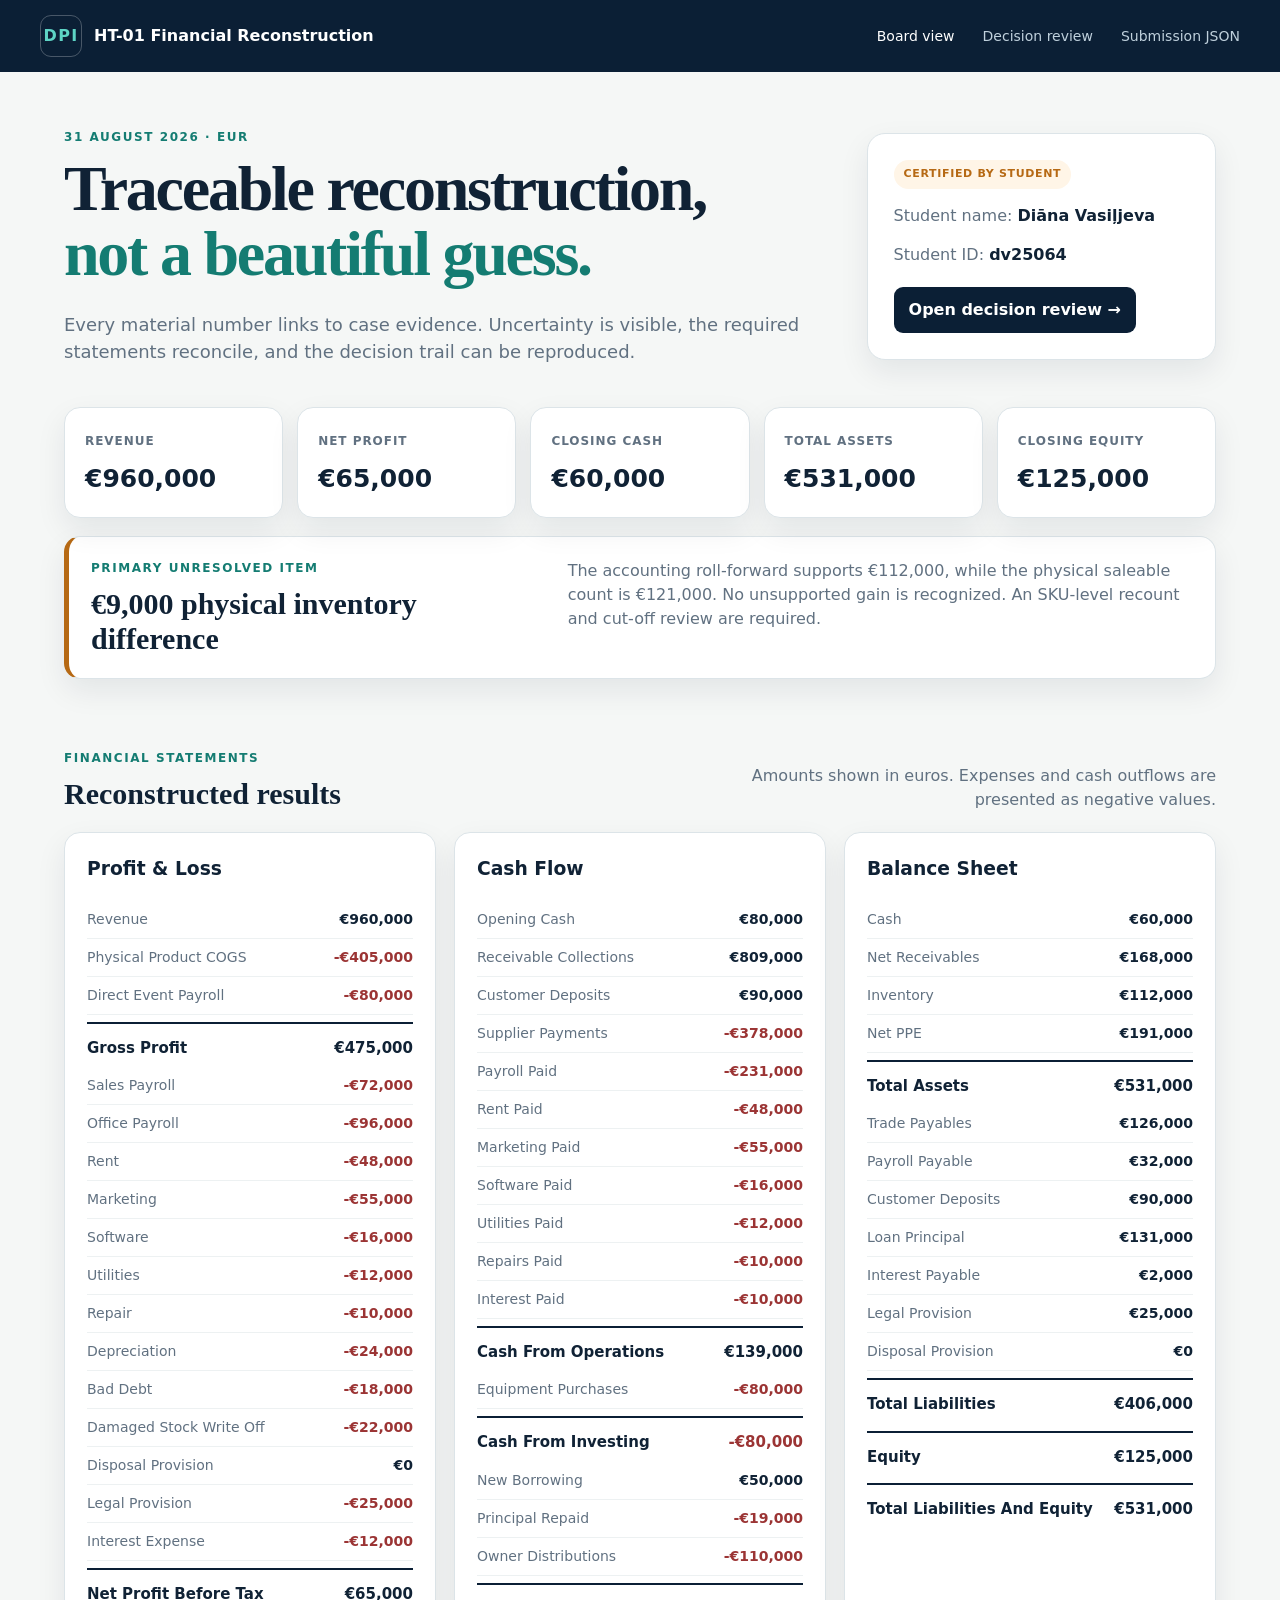
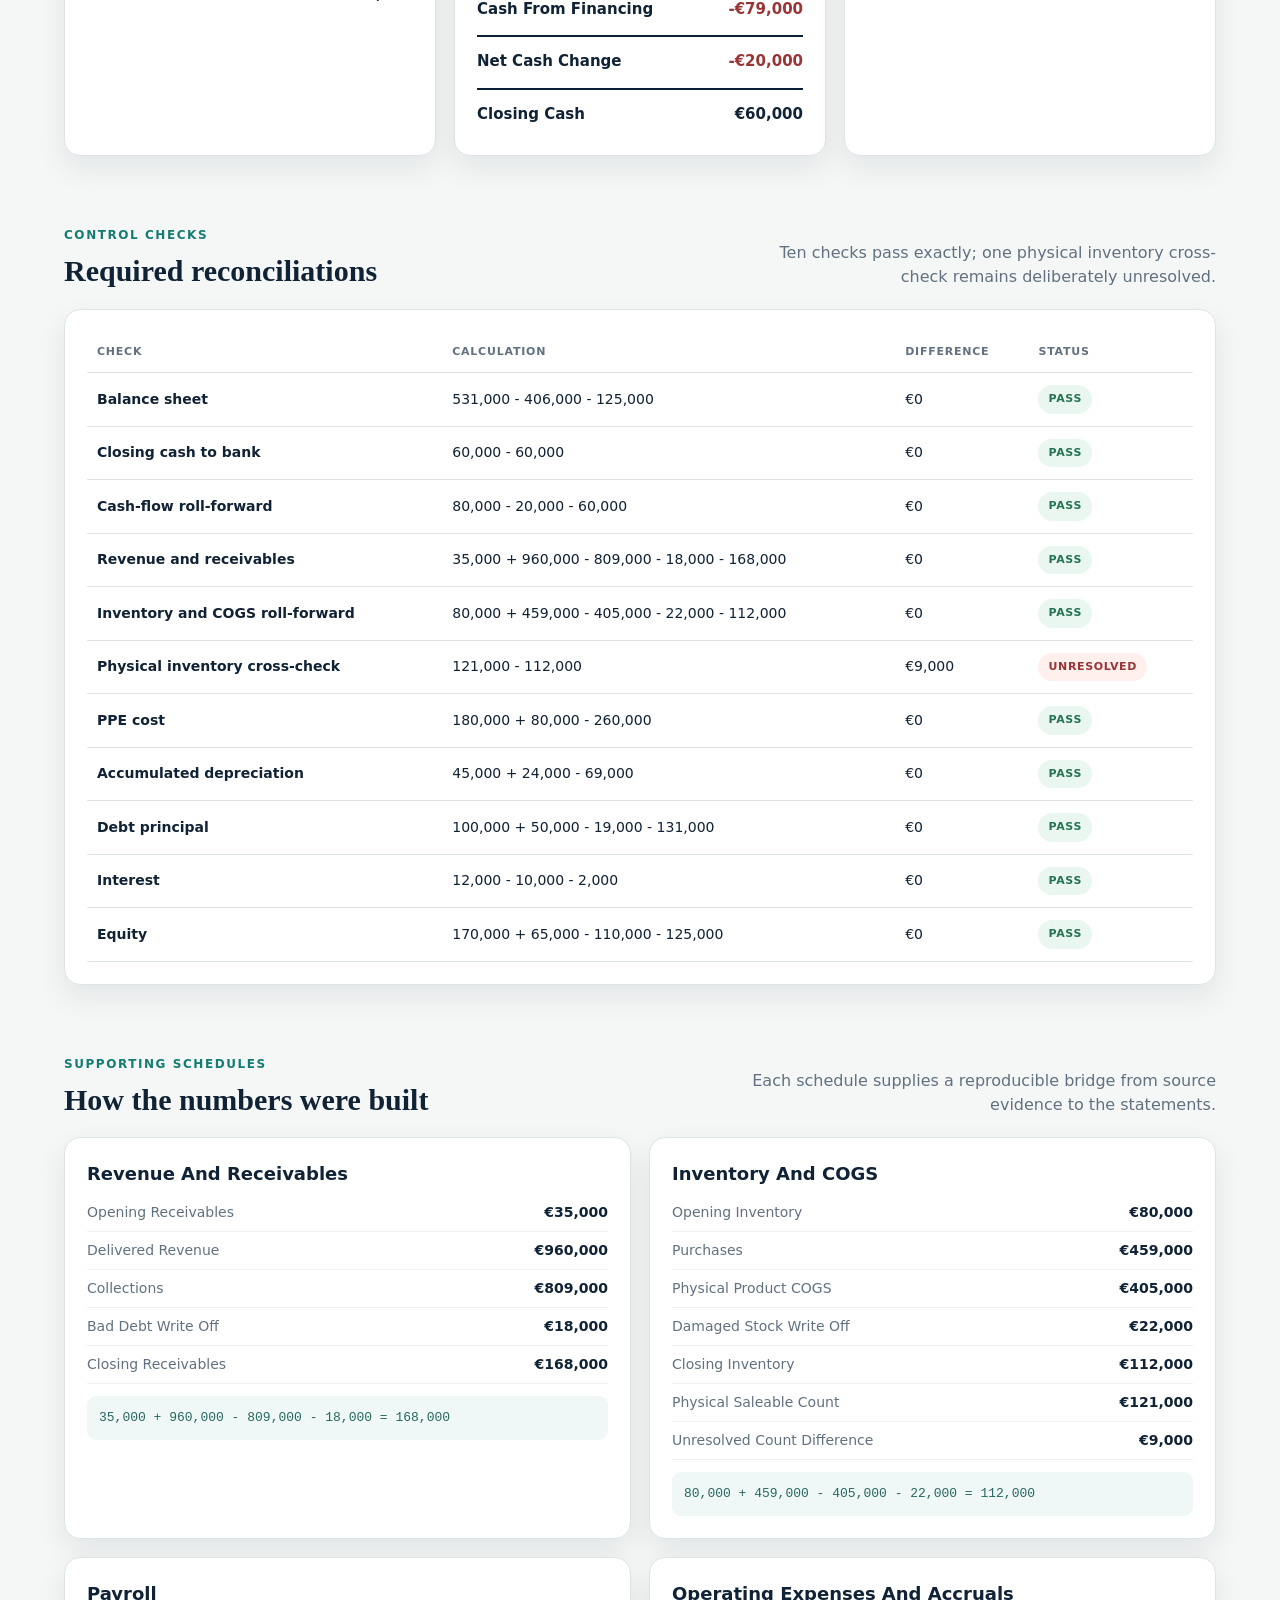
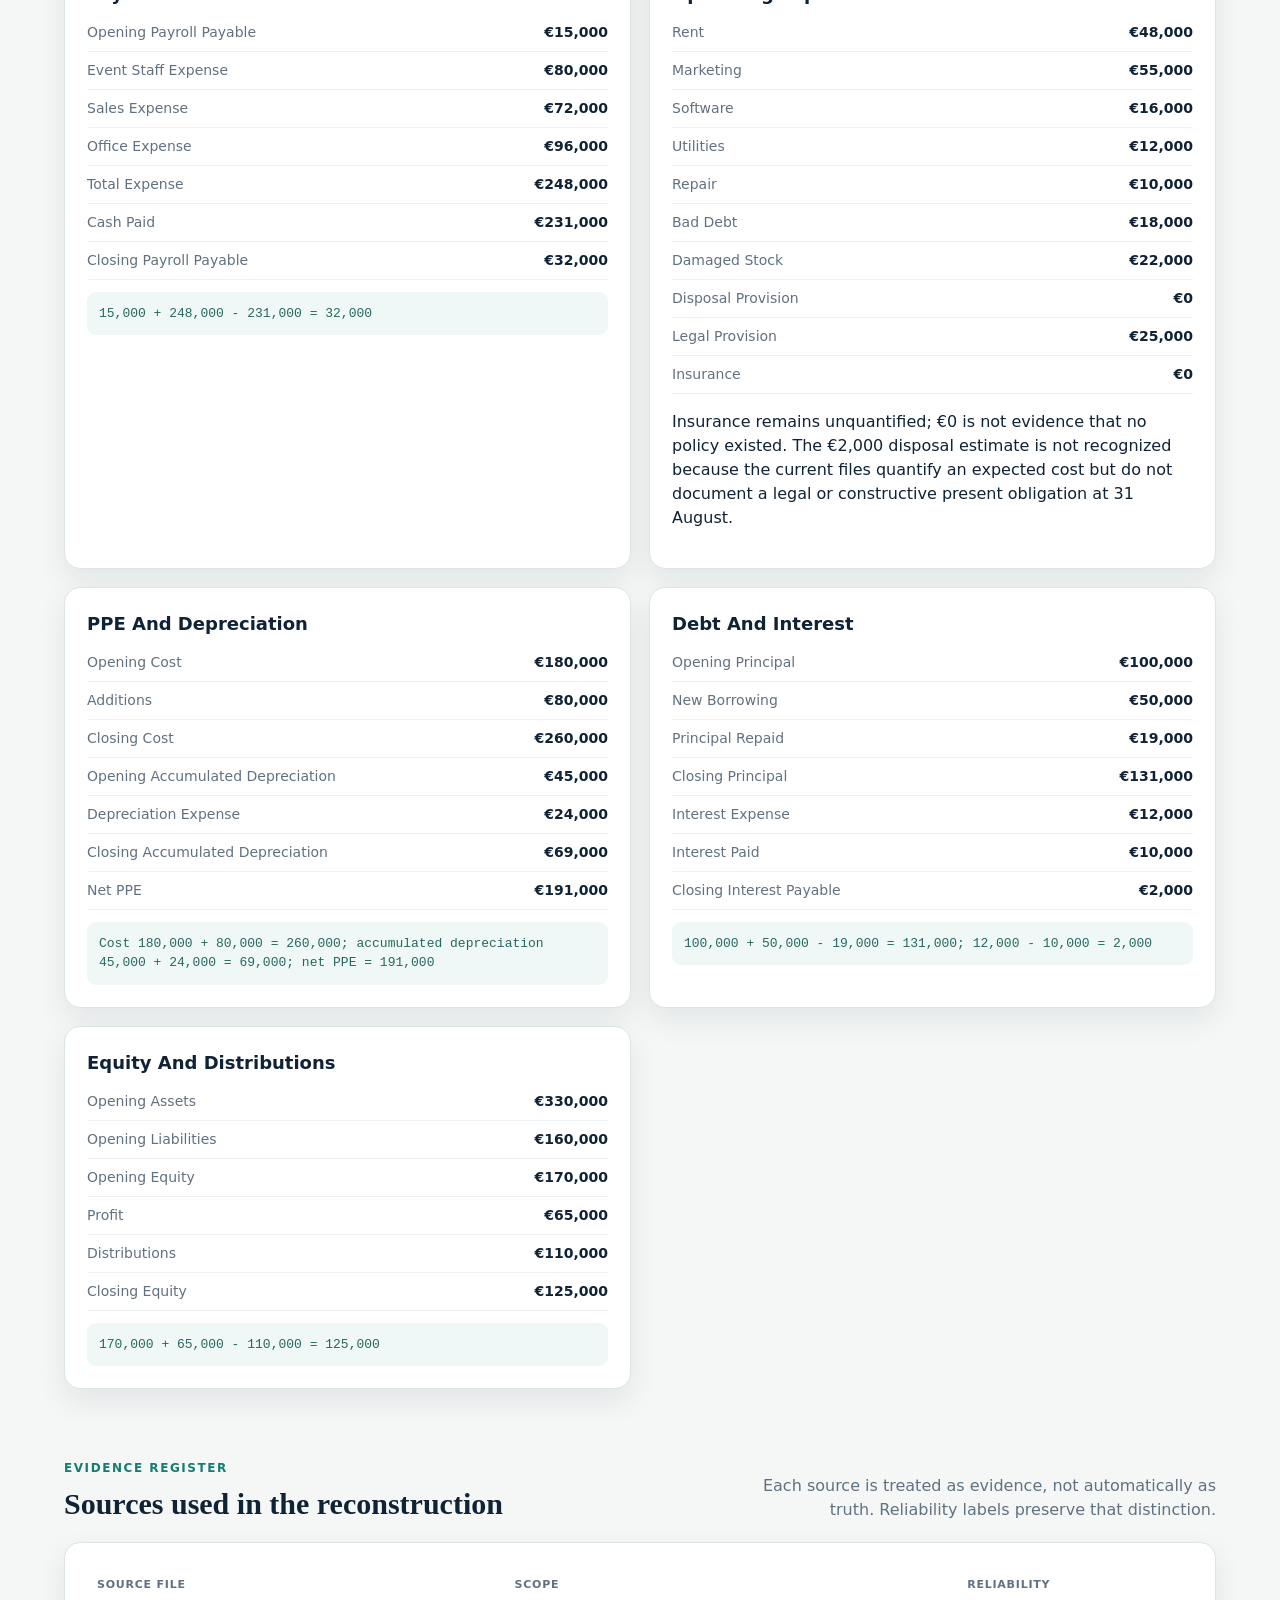
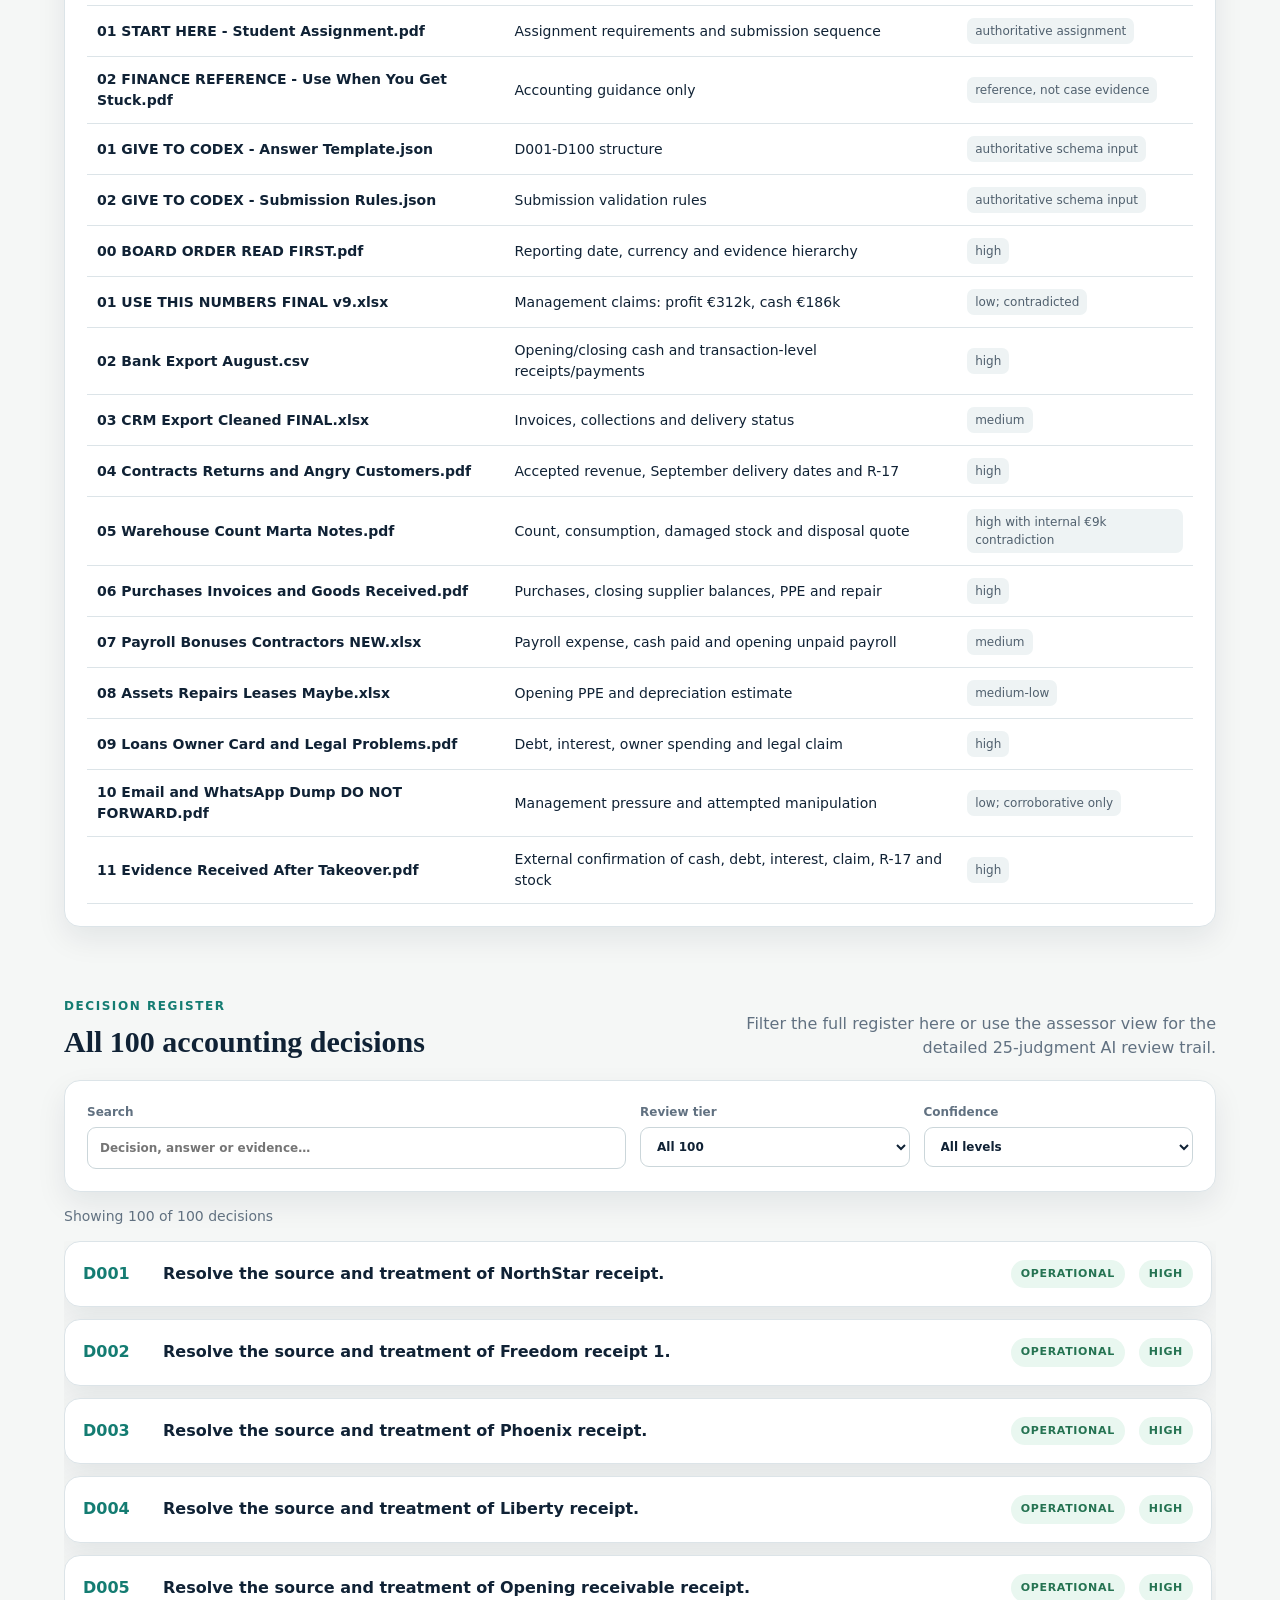
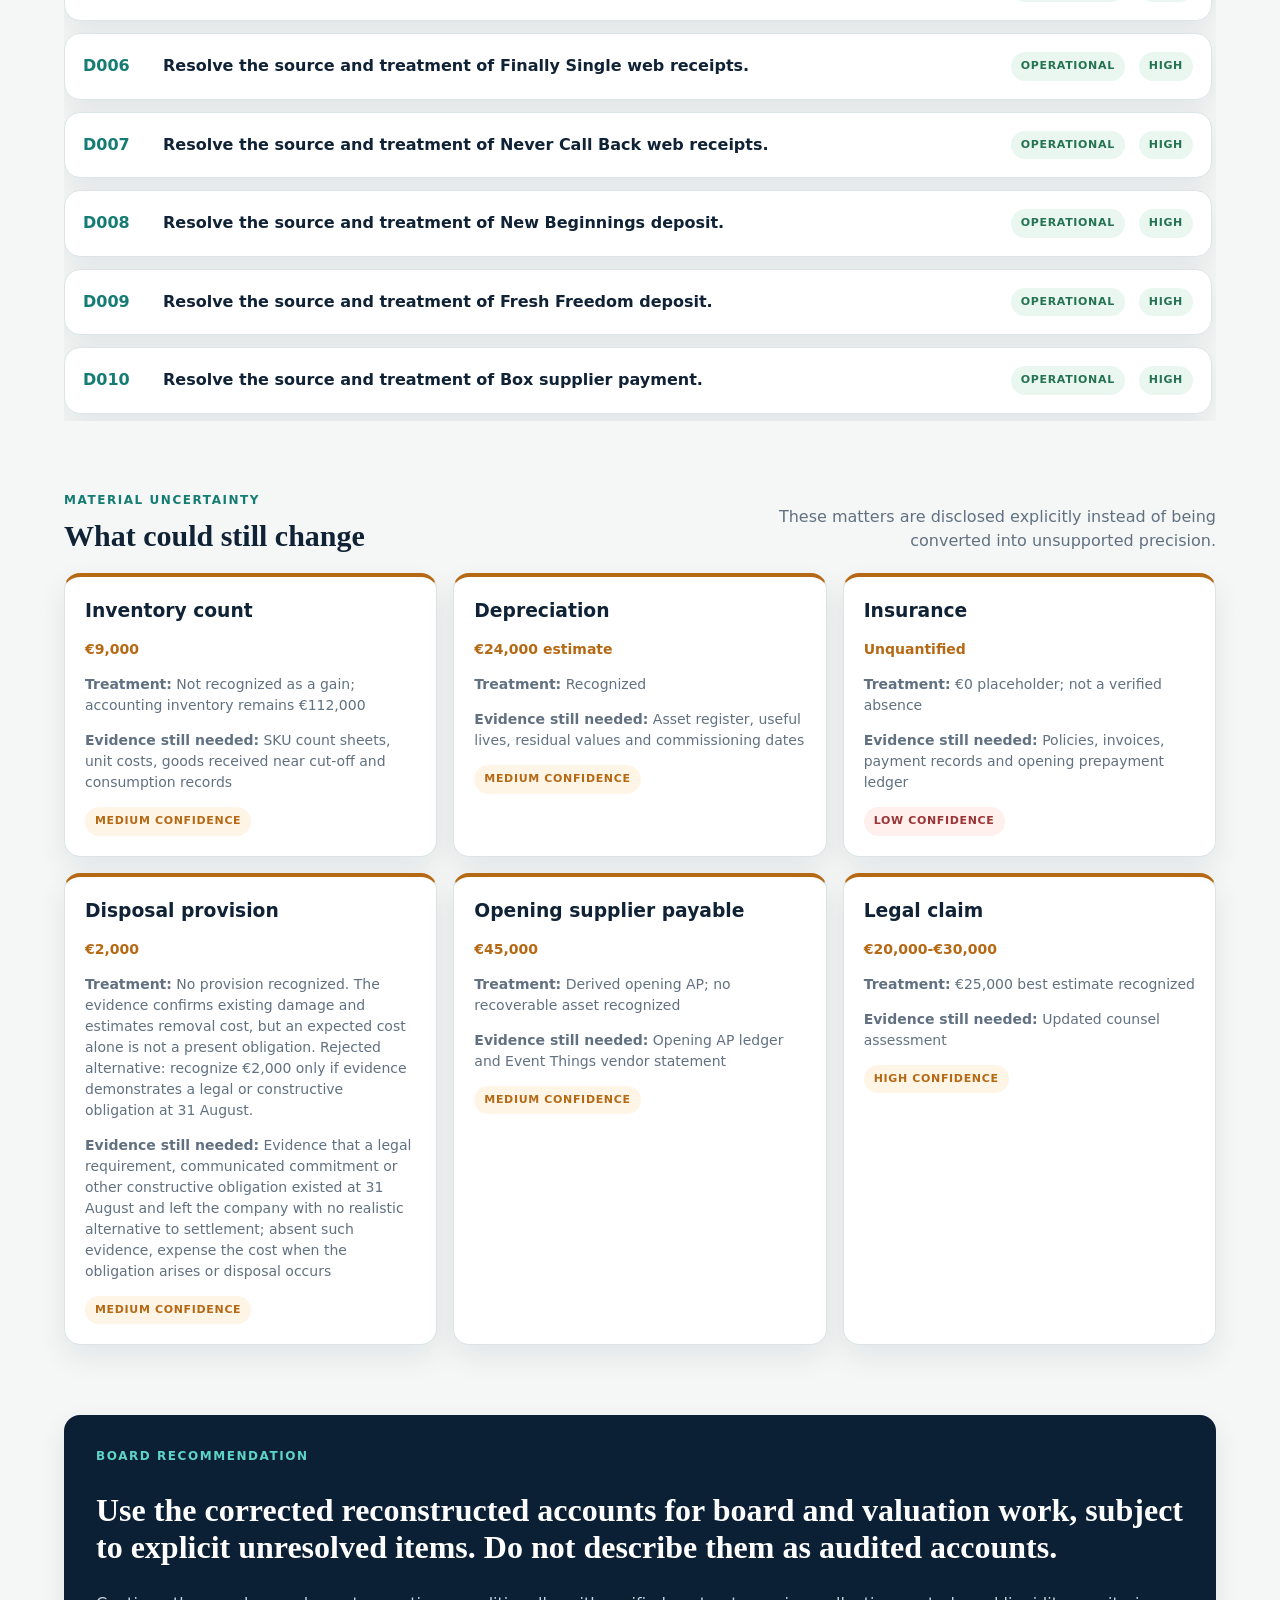
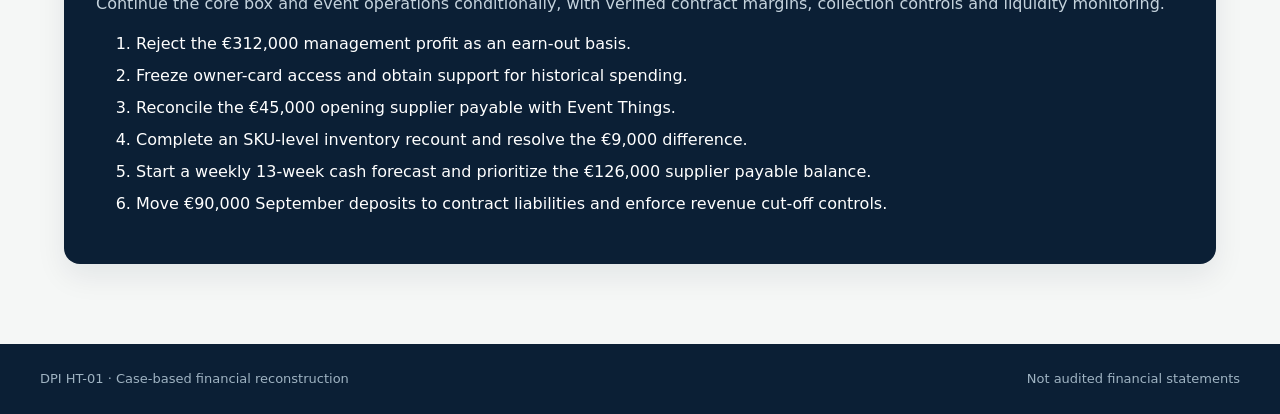
<file: index.html>
<!doctype html>
<html lang="en">
<head>
  <meta charset="utf-8">
  <meta name="viewport" content="width=device-width,initial-scale=1">
  <title>DPI HT-01 · Financial Reconstruction</title>
  <meta name="description" content="Traceable financial reconstruction at 31 August 2026">
  <link rel="icon" href="data:image/svg+xml,<svg xmlns=%22http://www.w3.org/2000/svg%22 viewBox=%220 0 64 64%22><rect width=%2264%22 height=%2264%22 rx=%2214%22 fill=%22%230b1f35%22/><path d=%22M16 42h32M20 36V22m12 14V14m12 22V26%22 stroke=%22%235ed4c5%22 stroke-width=%226%22 stroke-linecap=%22round%22/></svg>">
  <link rel="stylesheet" href="/styles.css">
</head>
<body>
  <header class="topbar">
    <a class="brand" href="/"><span class="mark">DPI</span><span>HT-01 Financial Reconstruction</span></a>
    <nav><a class="active" href="/">Board view</a><a href="/review/">Decision review</a><a href="/submission.json">Submission JSON</a></nav>
  </header>

  <main id="app" class="shell" aria-live="polite">
    <section class="hero">
      <div>
        <p class="eyebrow">31 August 2026 · EUR</p>
        <h1>Traceable reconstruction,<br><span>not a beautiful guess.</span></h1>
        <p class="lede">Every material number links to case evidence. Uncertainty is visible, the required statements reconcile, and the decision trail can be reproduced.</p>
      </div>
      <div class="hero-status">
        <span class="status pending" id="cert-status">Loading…</span>
        <p>Student name: <strong id="student-name">—</strong></p>
        <p>Student ID: <strong id="student-id">—</strong></p>
        <a class="button" href="/review/">Open decision review →</a>
      </div>
    </section>

    <section class="kpis" id="kpis"></section>

    <section class="panel alert-panel">
      <div><p class="eyebrow">Primary unresolved item</p><h2>€9,000 physical inventory difference</h2></div>
      <p>The accounting roll-forward supports €112,000, while the physical saleable count is €121,000. No unsupported gain is recognized. An SKU-level recount and cut-off review are required.</p>
    </section>

    <section class="section-head" id="statements-section"><div><p class="eyebrow">Financial statements</p><h2>Reconstructed results</h2></div><p>Amounts shown in euros. Expenses and cash outflows are presented as negative values.</p></section>
    <section class="statement-grid" id="statements"></section>

    <section class="section-head" id="checks"><div><p class="eyebrow">Control checks</p><h2>Required reconciliations</h2></div><p>Ten checks pass exactly; one physical inventory cross-check remains deliberately unresolved.</p></section>
    <section class="panel table-wrap"><table><thead><tr><th>Check</th><th>Calculation</th><th>Difference</th><th>Status</th></tr></thead><tbody id="reconciliations"></tbody></table></section>

    <section class="section-head" id="schedules-section"><div><p class="eyebrow">Supporting schedules</p><h2>How the numbers were built</h2></div><p>Each schedule supplies a reproducible bridge from source evidence to the statements.</p></section>
    <section class="schedule-grid" id="schedules"></section>

    <section class="section-head" id="evidence-section"><div><p class="eyebrow">Evidence register</p><h2>Sources used in the reconstruction</h2></div><p>Each source is treated as evidence, not automatically as truth. Reliability labels preserve that distinction.</p></section>
    <section class="panel table-wrap"><table><thead><tr><th>Source file</th><th>Scope</th><th>Reliability</th></tr></thead><tbody id="evidence"></tbody></table></section>

    <section class="section-head" id="decisions-section"><div><p class="eyebrow">Decision register</p><h2>All 100 accounting decisions</h2></div><p>Filter the full register here or use the assessor view for the detailed 25-judgment AI review trail.</p></section>
    <section class="panel controls main-controls">
      <label>Search<input id="main-search" type="search" placeholder="Decision, answer or evidence…"></label>
      <label>Review tier<select id="main-tier"><option value="all">All 100</option><option value="operational">Operational (75)</option><option value="material_judgment">Material judgments (25)</option></select></label>
      <label>Confidence<select id="main-confidence"><option value="all">All levels</option><option value="high">High</option><option value="medium">Medium</option><option value="low">Low</option></select></label>
    </section>
    <p class="result-count" id="main-result-count"></p>
    <section class="decision-list compact-decisions" id="main-decisions"></section>

    <section class="section-head" id="uncertainty"><div><p class="eyebrow">Material uncertainty</p><h2>What could still change</h2></div><p>These matters are disclosed explicitly instead of being converted into unsupported precision.</p></section>
    <section class="uncertainty-grid" id="uncertainties"></section>

    <section class="panel recommendation" id="recommendation"></section>
  </main>
  <footer><span>DPI HT-01 · Case-based financial reconstruction</span><span>Not audited financial statements</span></footer>
  <script src="/app.js"></script>
</body>
</html>
</file>
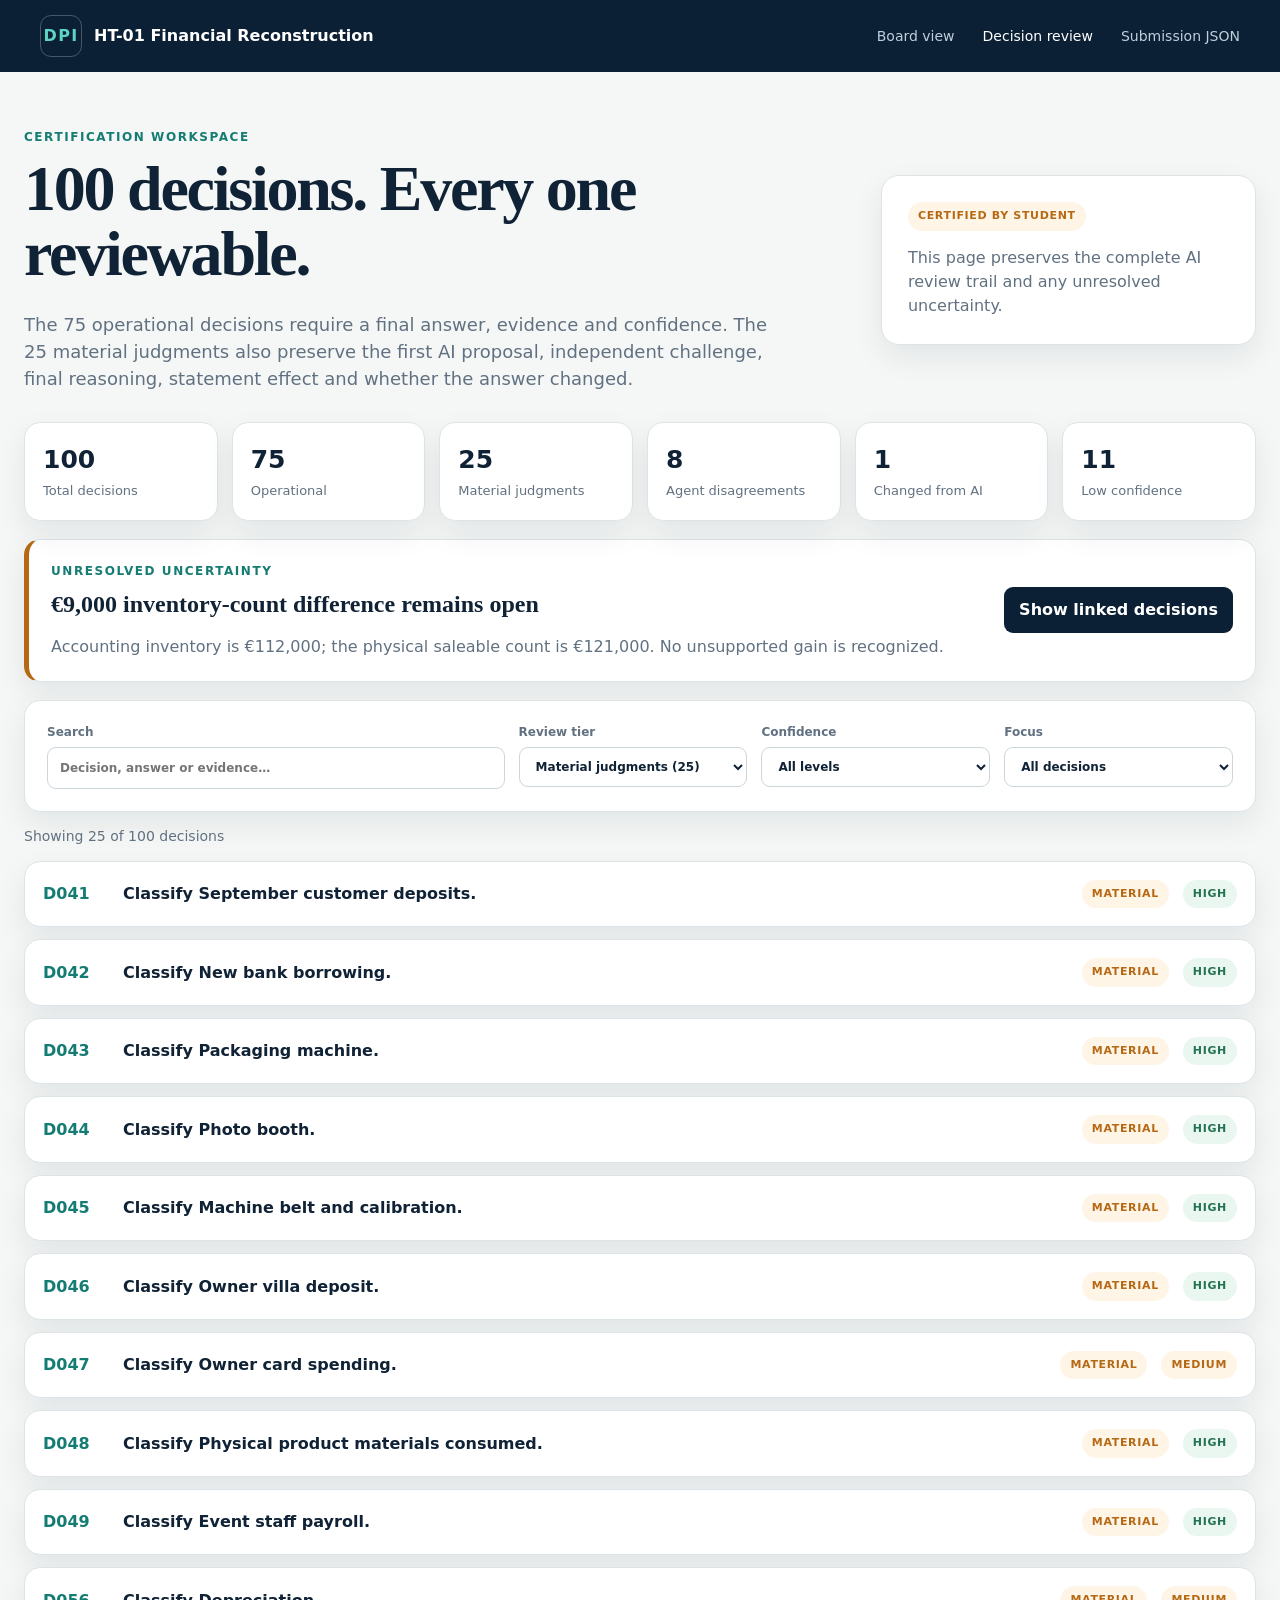
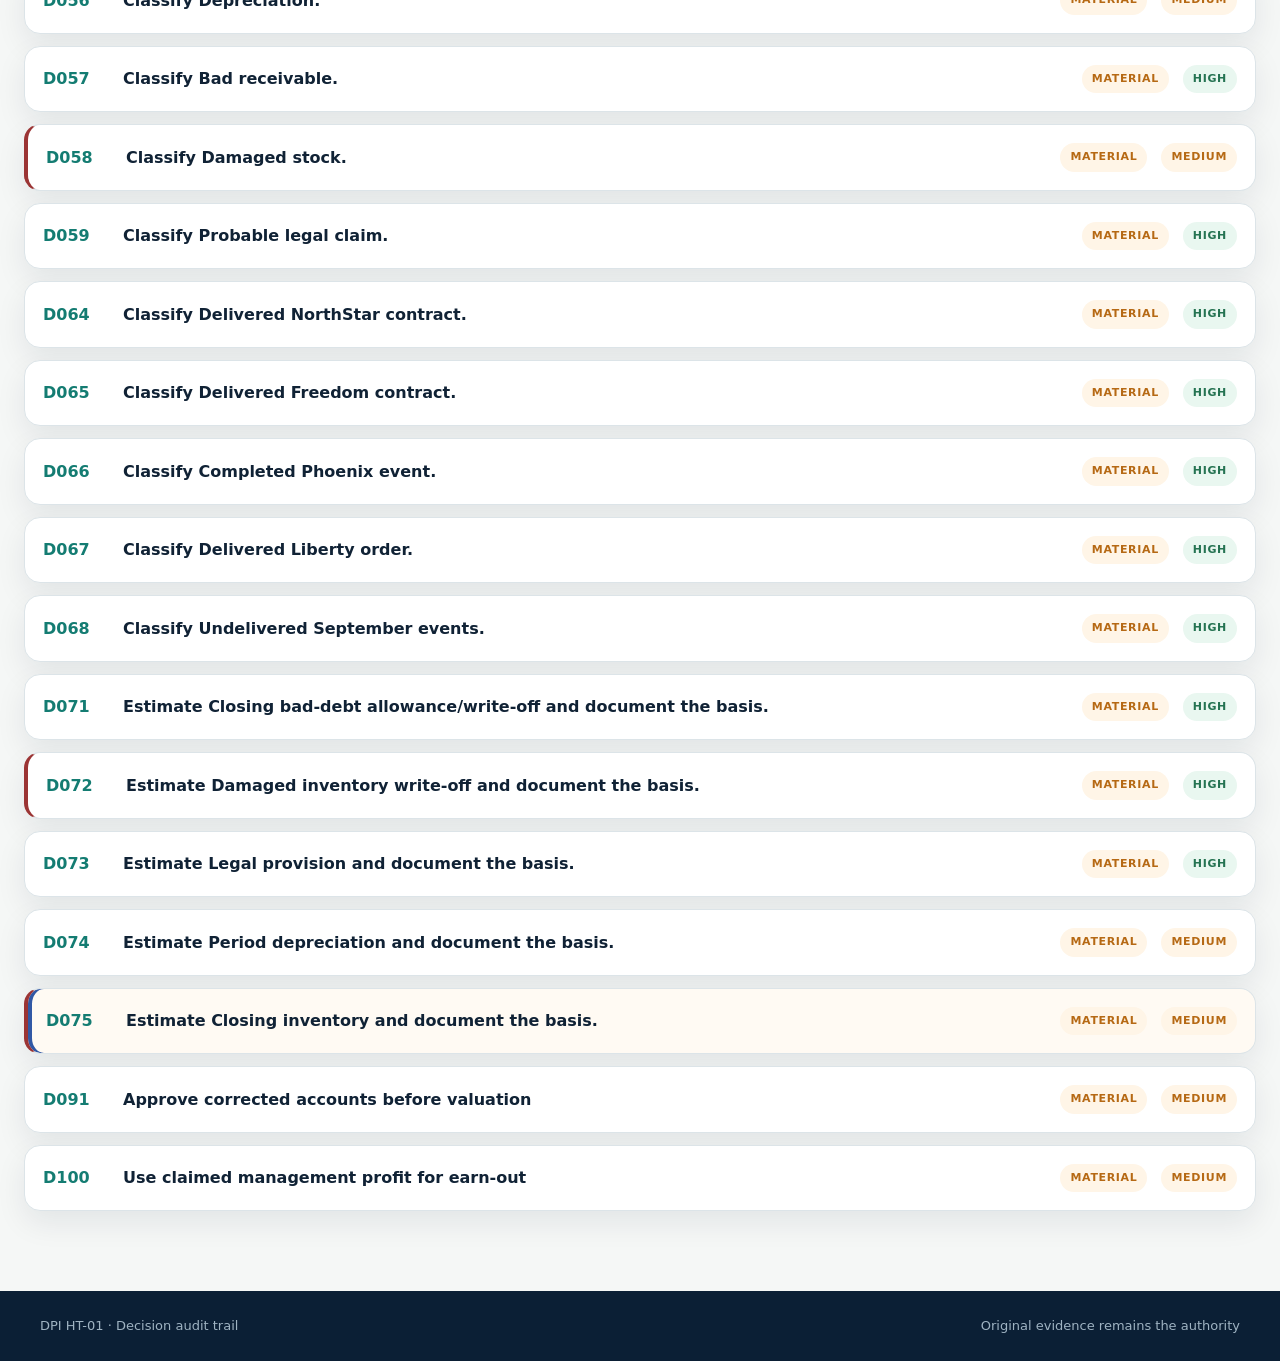
<file: review/index.html>
<!doctype html>
<html lang="en">
<head>
  <meta charset="utf-8">
  <meta name="viewport" content="width=device-width,initial-scale=1">
  <title>Decision Review · DPI HT-01</title>
  <meta name="description" content="Review and certification workspace for 100 accounting decisions">
  <link rel="icon" href="data:image/svg+xml,<svg xmlns=%22http://www.w3.org/2000/svg%22 viewBox=%220 0 64 64%22><rect width=%2264%22 height=%2264%22 rx=%2214%22 fill=%22%230b1f35%22/><path d=%22M16 42h32M20 36V22m12 14V14m12 22V26%22 stroke=%22%235ed4c5%22 stroke-width=%226%22 stroke-linecap=%22round%22/></svg>">
  <link rel="stylesheet" href="/styles.css">
</head>
<body>
  <header class="topbar">
    <a class="brand" href="/"><span class="mark">DPI</span><span>HT-01 Financial Reconstruction</span></a>
    <nav><a href="/">Board view</a><a class="active" href="/review/">Decision review</a><a href="/submission.json">Submission JSON</a></nav>
  </header>
  <main class="shell review-shell">
    <section class="review-intro">
      <div><p class="eyebrow">Certification workspace</p><h1>100 decisions. Every one reviewable.</h1><p class="lede">The 75 operational decisions require a final answer, evidence and confidence. The 25 material judgments also preserve the first AI proposal, independent challenge, final reasoning, statement effect and whether the answer changed.</p></div>
      <div class="hero-status"><span class="status pending" id="review-cert-status">Loading…</span><p>This page preserves the complete AI review trail and any unresolved uncertainty.</p></div>
    </section>
    <section class="review-stats" id="review-stats"></section>
    <section class="panel review-alert" id="review-uncertainties"></section>
    <section class="panel controls">
      <label>Search<input id="search" type="search" placeholder="Decision, answer or evidence…"></label>
      <label>Review tier<select id="tier"><option value="all">All 100</option><option value="operational">Operational (75)</option><option value="material_judgment" selected>Material judgments (25)</option></select></label>
      <label>Confidence<select id="confidence"><option value="all">All levels</option><option value="high">High</option><option value="medium">Medium</option><option value="low">Low</option></select></label>
      <label>Focus<select id="focus"><option value="all">All decisions</option><option value="disagreement">Agent disagreements</option><option value="changed">Changed from AI</option><option value="low">Low confidence</option><option value="unresolved">Unresolved uncertainty</option></select></label>
    </section>
    <p class="result-count" id="result-count"></p>
    <section class="decision-list" id="decisions"></section>
  </main>
  <footer><span>DPI HT-01 · Decision audit trail</span><span>Original evidence remains the authority</span></footer>
  <script src="/review/review.js"></script>
</body>
</html>
</file>
<file: styles.css>
:root{--ink:#102235;--navy:#0b1f35;--muted:#617181;--line:#dce4e8;--paper:#f5f7f6;--white:#fff;--teal:#147c72;--mint:#5ed4c5;--amber:#b66914;--amber-bg:#fff5e7;--red:#9b3434;--red-bg:#fff0ee;--green:#257352;--green-bg:#e9f7f0;--shadow:0 12px 30px rgba(11,31,53,.08)}
*{box-sizing:border-box}html{scroll-behavior:smooth}body{margin:0;background:var(--paper);color:var(--ink);font:16px/1.5 Inter,ui-sans-serif,system-ui,-apple-system,"Segoe UI",sans-serif}a{color:inherit}button,input,select{font:inherit}.topbar{height:72px;padding:0 max(24px,calc((100vw - 1200px)/2));display:flex;align-items:center;justify-content:space-between;background:var(--navy);color:#fff}.brand{display:flex;align-items:center;gap:12px;text-decoration:none;font-weight:700}.mark{display:grid;place-items:center;width:42px;height:42px;border:1px solid rgba(255,255,255,.25);border-radius:11px;color:var(--mint);letter-spacing:.08em}.topbar nav{display:flex;gap:28px}.topbar nav a{text-decoration:none;color:#bfd0dc;font-size:14px}.topbar nav a:hover,.topbar nav a.active{color:#fff}.shell{max-width:1200px;margin:auto;padding:56px 24px 80px}.hero,.review-intro{display:grid;grid-template-columns:1.7fr .8fr;gap:60px;align-items:center;margin-bottom:42px}.eyebrow{margin:0 0 10px;color:var(--teal);font-size:12px;font-weight:800;letter-spacing:.13em;text-transform:uppercase}.hero h1,.review-intro h1{margin:0;font:700 clamp(38px,5vw,66px)/1.02 Georgia,serif;letter-spacing:-.035em}.hero h1 span{color:var(--teal)}.lede{max-width:760px;margin:24px 0 0;color:var(--muted);font-size:18px}.hero-status{padding:26px;border:1px solid var(--line);border-radius:18px;background:var(--white);box-shadow:var(--shadow)}.hero-status p{margin:15px 0 0;color:var(--muted)}.hero-status strong{color:var(--ink)}.status,.pill{display:inline-flex;align-items:center;padding:6px 10px;border-radius:999px;font-size:11px;font-weight:800;letter-spacing:.06em;text-transform:uppercase}.pending{background:var(--amber-bg);color:var(--amber)}.pass{background:var(--green-bg);color:var(--green)}.unresolved{background:var(--red-bg);color:var(--red)}.button{display:inline-flex;margin-top:20px;padding:11px 15px;border-radius:9px;background:var(--navy);color:#fff;text-decoration:none;font-weight:700}.kpis{display:grid;grid-template-columns:repeat(5,1fr);gap:14px}.kpi,.panel,.statement,.schedule,.uncertainty,.review-stat,.decision{background:var(--white);border:1px solid var(--line);border-radius:16px;box-shadow:var(--shadow)}.kpi{padding:20px}.kpi span{color:var(--muted);font-size:12px;font-weight:700;text-transform:uppercase;letter-spacing:.08em}.kpi strong{display:block;margin-top:8px;font-size:25px;font-variant-numeric:tabular-nums}.alert-panel{margin-top:18px;padding:26px;display:grid;grid-template-columns:1fr 1.4fr;gap:30px;border-left:5px solid var(--amber)}.alert-panel h2,.section-head h2{margin:0;font:700 30px/1.15 Georgia,serif}.alert-panel>p{margin:0;color:var(--muted)}.section-head{display:flex;justify-content:space-between;align-items:end;gap:30px;margin:70px 0 20px}.section-head>p{max-width:470px;margin:0;color:var(--muted);text-align:right}.statement-grid{display:grid;grid-template-columns:repeat(3,1fr);gap:18px}.statement{padding:22px}.statement h3{margin:0 0 18px}.line-item{display:flex;justify-content:space-between;gap:20px;padding:8px 0;border-bottom:1px solid #edf1f2;font-size:14px}.line-item span:first-child{color:var(--muted)}.line-item strong{font-variant-numeric:tabular-nums;white-space:nowrap}.line-item.total{margin-top:7px;padding-top:13px;border-top:2px solid var(--navy);border-bottom:0;font-size:15px}.line-item.total span:first-child{color:var(--ink);font-weight:800}.negative{color:var(--red)}.table-wrap{overflow:auto}.panel{padding:22px}table{width:100%;border-collapse:collapse}th,td{text-align:left;padding:12px 10px;border-bottom:1px solid var(--line);font-size:14px}th{color:var(--muted);font-size:11px;letter-spacing:.07em;text-transform:uppercase}td:nth-child(3){font-variant-numeric:tabular-nums}.schedule-grid{display:grid;grid-template-columns:repeat(2,1fr);gap:18px}.schedule{padding:22px}.schedule h3{margin:0 0 7px;font-size:18px}.formula{margin:12px 0 0;padding:12px;background:#eff8f6;border-radius:9px;color:#27675f;font:13px/1.5 ui-monospace,SFMono-Regular,Consolas,monospace}.uncertainty-grid{display:grid;grid-template-columns:repeat(3,1fr);gap:16px}.uncertainty{padding:20px;border-top:4px solid var(--amber)}.uncertainty h3{margin:0}.uncertainty .amount{color:var(--amber);font-weight:800}.uncertainty p{color:var(--muted);font-size:14px}.recommendation{margin-top:70px;padding:32px;background:var(--navy);color:#fff;border:0}.recommendation .eyebrow{color:var(--mint)}.recommendation h2{font:700 32px Georgia,serif}.recommendation p{color:#c5d3dd}.recommendation li{margin:8px 0}.review-shell{max-width:1280px}.review-intro{margin-bottom:30px}.review-stats{display:grid;grid-template-columns:repeat(4,1fr);gap:14px}.review-stat{padding:18px}.review-stat strong{display:block;font-size:25px}.review-stat span{color:var(--muted);font-size:13px}.controls{display:grid;grid-template-columns:2fr repeat(3,1fr);gap:14px;margin-top:18px}.controls label{color:var(--muted);font-size:12px;font-weight:700}.controls input,.controls select{width:100%;margin-top:6px;padding:11px 12px;border:1px solid #cbd6da;border-radius:9px;background:#fff;color:var(--ink)}.result-count{color:var(--muted);font-size:14px}.decision-list{display:grid;gap:12px}.decision{overflow:hidden}.decision summary{display:grid;grid-template-columns:66px 1fr auto auto;align-items:center;gap:14px;padding:18px;cursor:pointer;list-style:none}.decision summary::-webkit-details-marker{display:none}.decision summary:hover{background:#f9fbfb}.decision-id{font-weight:900;color:var(--teal)}.decision-question{font-weight:700}.decision-body{padding:0 18px 20px;border-top:1px solid var(--line)}.decision-body h4{margin:18px 0 5px;font-size:12px;letter-spacing:.07em;text-transform:uppercase;color:var(--muted)}.decision-body p{margin:0}.evidence-list{margin:7px 0 0;padding-left:20px;color:var(--muted);font-size:14px}.judgment-grid{display:grid;grid-template-columns:1fr 1fr;gap:14px}.judgment-box{padding:14px;border-radius:10px;background:#f3f6f7}.effect{display:flex;flex-wrap:wrap;gap:8px}.effect span{padding:5px 8px;border-radius:7px;background:#eef3f4;font-size:12px;font-variant-numeric:tabular-nums}footer{display:flex;justify-content:space-between;padding:25px max(24px,calc((100vw - 1200px)/2));background:var(--navy);color:#9fb3c2;font-size:13px}
@media(max-width:900px){.topbar{height:auto;padding:18px 24px;align-items:flex-start}.topbar nav{gap:14px;flex-wrap:wrap;justify-content:flex-end}.brand span:last-child{display:none}.hero,.review-intro{grid-template-columns:1fr;gap:24px}.kpis{grid-template-columns:repeat(2,1fr)}.statement-grid,.uncertainty-grid{grid-template-columns:1fr}.schedule-grid{grid-template-columns:1fr}.controls{grid-template-columns:1fr 1fr}.alert-panel{grid-template-columns:1fr}.review-stats{grid-template-columns:1fr 1fr}.decision summary{grid-template-columns:55px 1fr}.decision summary .pill{display:none}.judgment-grid{grid-template-columns:1fr}}
@media(max-width:560px){.shell{padding:38px 16px 60px}.topbar nav a:last-child{display:none}.kpis,.review-stats,.controls{grid-template-columns:1fr}.section-head{display:block}.section-head>p{text-align:left;margin-top:10px}.hero h1,.review-intro h1{font-size:39px}.alert-panel{padding:20px}.statement,.schedule,.panel{border-radius:12px}footer{display:block}footer span{display:block;margin:5px 0}}
.review-stats{grid-template-columns:repeat(6,1fr)}
.main-controls{grid-template-columns:2fr 1fr 1fr}
.compact-decisions{max-height:780px;overflow:auto;padding-right:4px}
.reliability{display:inline-block;padding:4px 8px;border-radius:7px;background:#eef3f4;color:#50606e;font-size:12px}
.flag-row,.effect{display:flex;flex-wrap:wrap;gap:8px}
.changed{background:#e8efff;color:#3158a5}
.has-disagreement{border-left:4px solid var(--red)}
.has-change{box-shadow:inset 4px 0 0 #3158a5,var(--shadow)}
.has-unresolved{background:#fffaf3}
.changed-answer{margin-top:14px!important}
.review-alert{margin:18px 0;display:flex;align-items:center;justify-content:space-between;gap:24px;border-left:5px solid var(--amber)}
.review-alert h2{margin:0;font:700 24px/1.2 Georgia,serif}
.review-alert p:last-child{margin-bottom:0;color:var(--muted)}
.review-alert .button{white-space:nowrap;margin:0}
@media(max-width:900px){.review-stats{grid-template-columns:repeat(3,1fr)}.main-controls{grid-template-columns:1fr 1fr}.review-alert{align-items:flex-start;flex-direction:column}.review-alert .button{margin-top:4px}}
@media(max-width:560px){.review-stats,.main-controls{grid-template-columns:1fr}}
</file>
